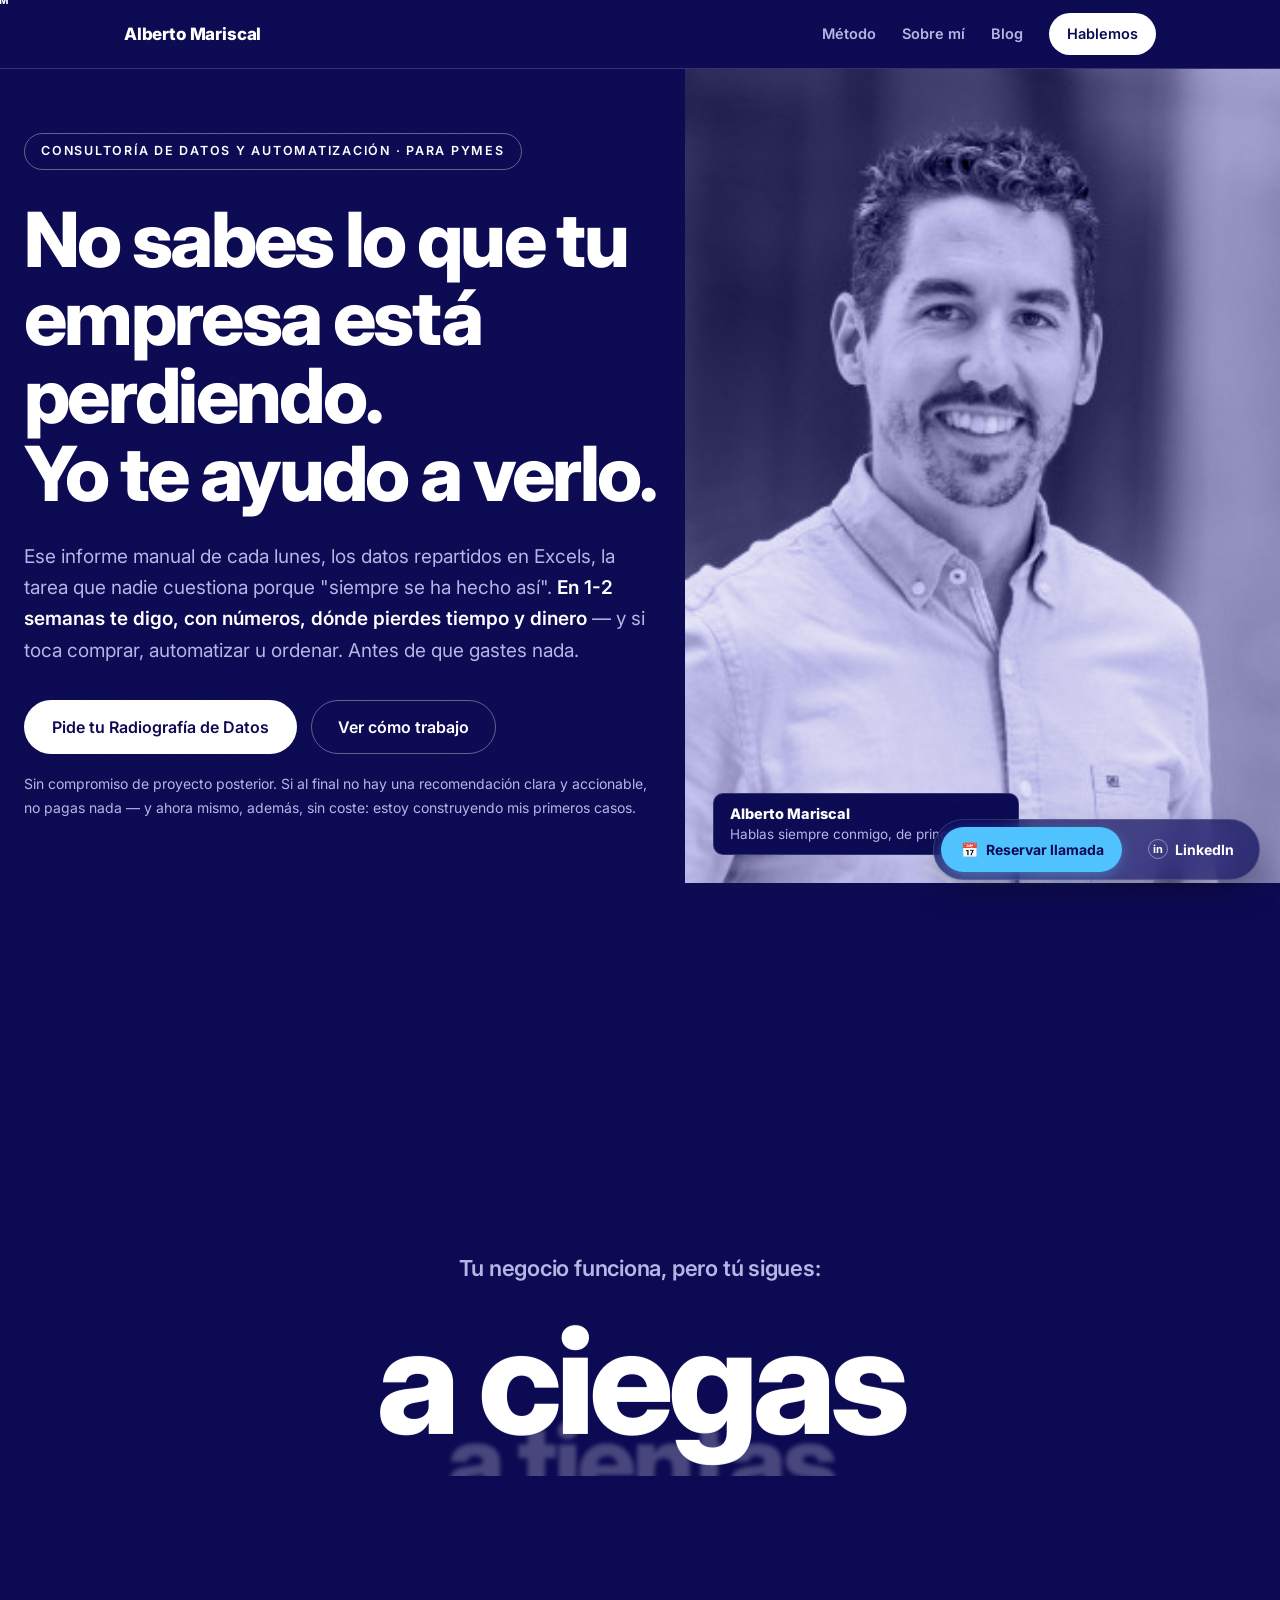
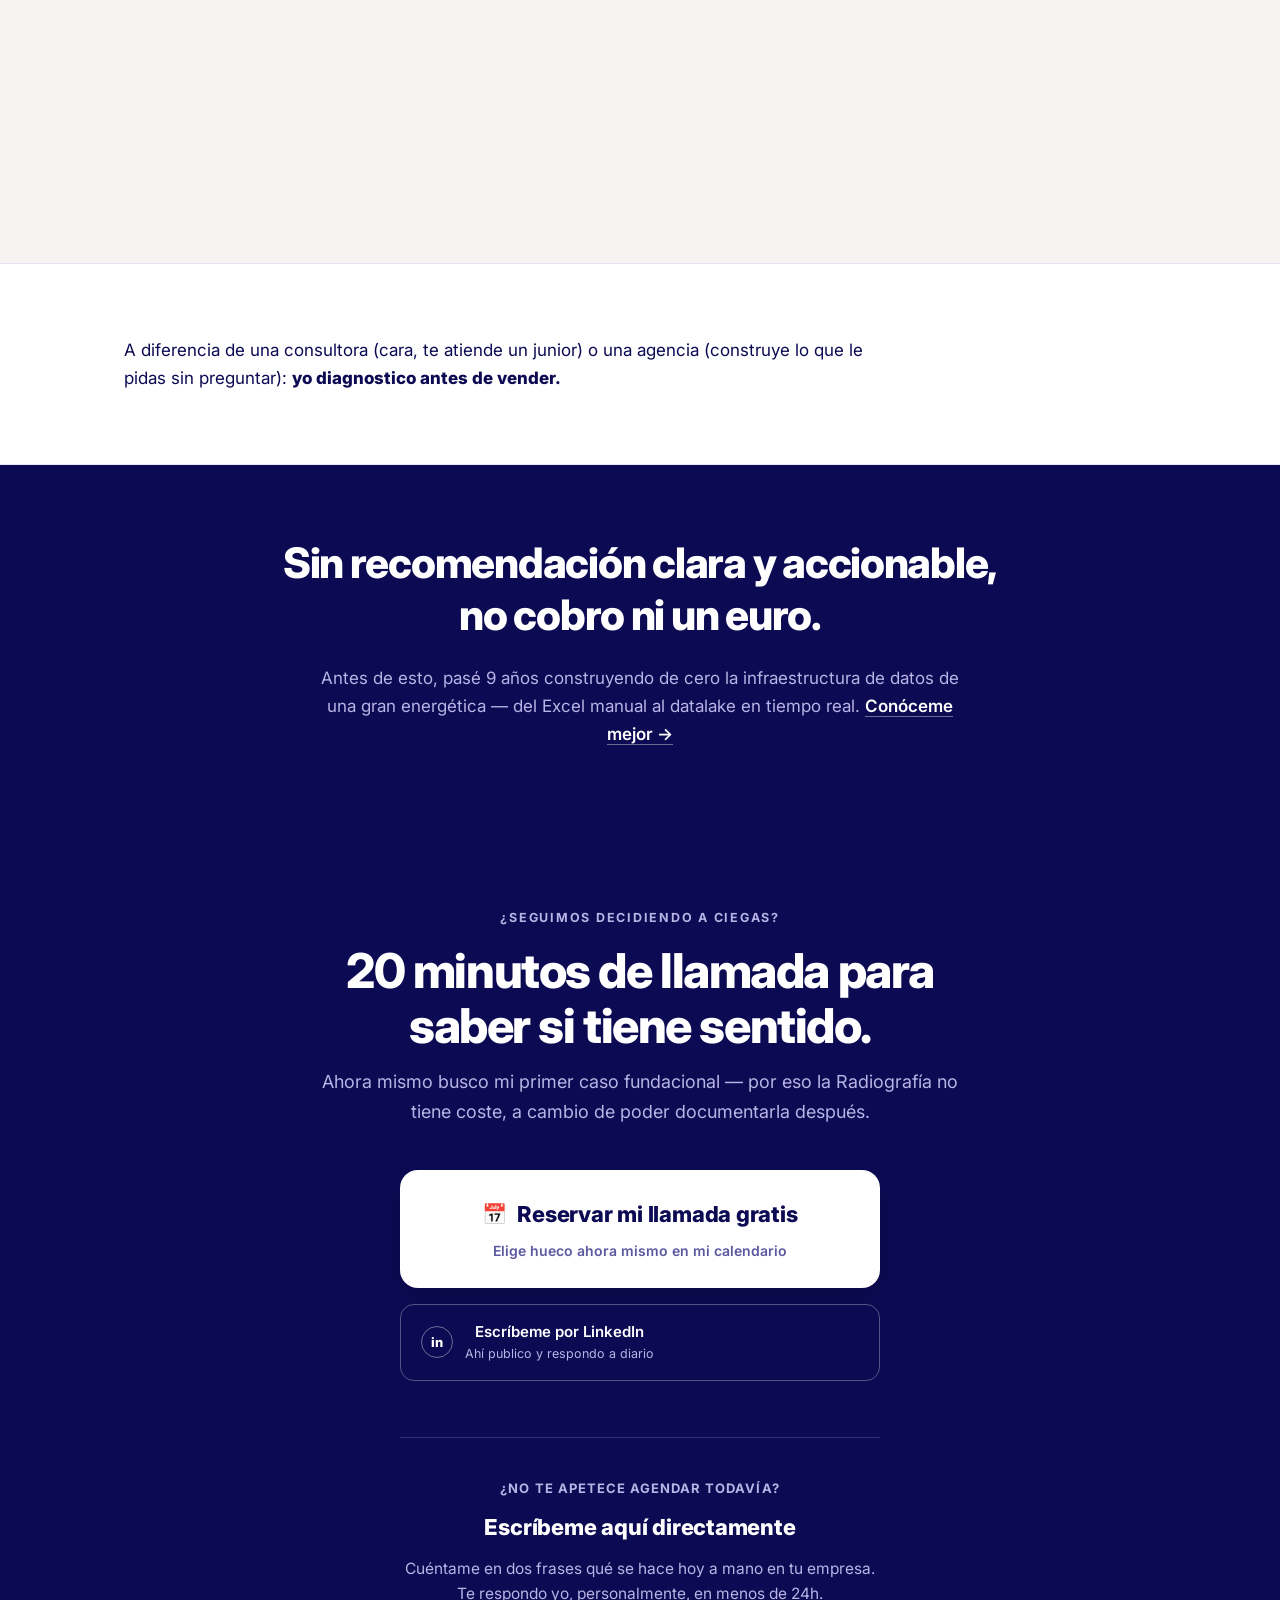
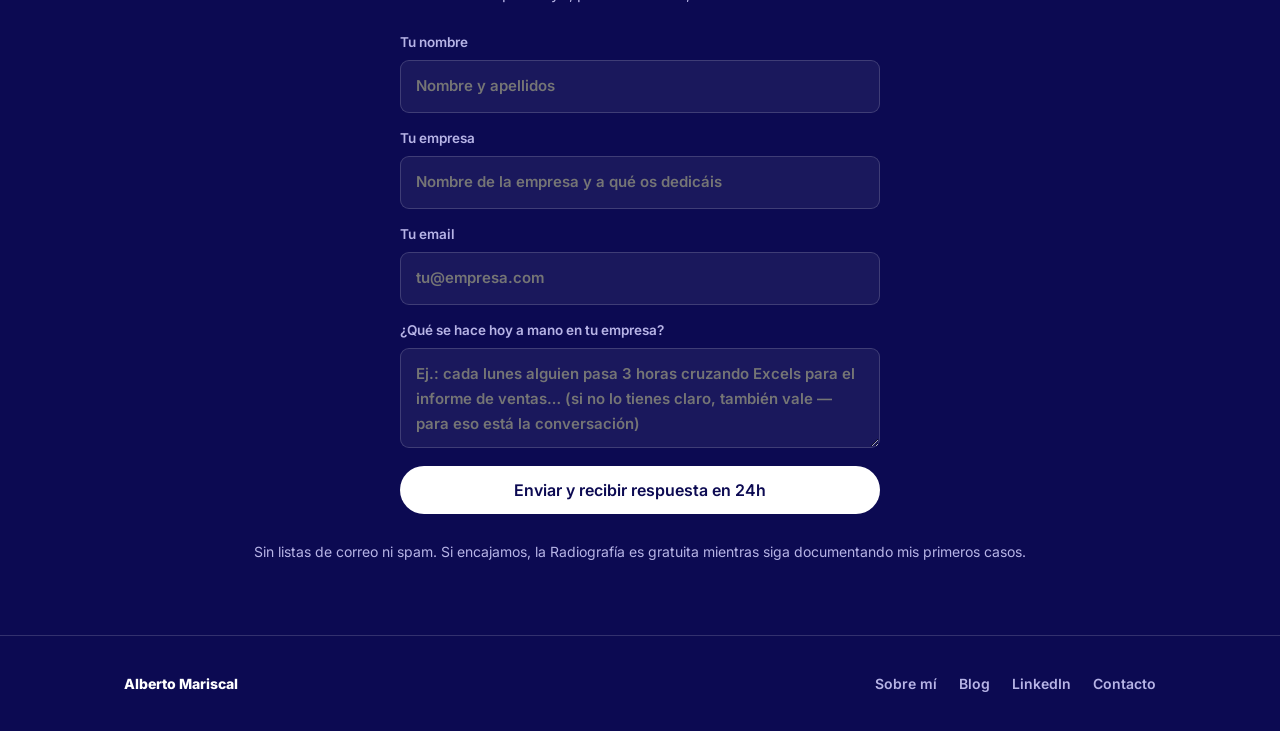
<file: index.html>
<!DOCTYPE html>
<html lang="es">
<head>
<meta charset="UTF-8">
<meta name="viewport" content="width=device-width, initial-scale=1">
<meta name="color-scheme" content="light">
<title>Alberto Mariscal — Consultoría de datos y automatización para pymes</title>
<meta name="description" content="Detecto dónde pierde tiempo y dinero tu empresa — tareas que se hacen a mano, datos dispersos, mejoras que no sabes que existen — y te propongo la solución concreta: comprar, automatizar u ordenar. Antes de gastar en nada.">
<link rel="preconnect" href="https://fonts.googleapis.com">
<link rel="preconnect" href="https://fonts.gstatic.com" crossorigin>
<link href="https://fonts.googleapis.com/css2?family=Inter:wght@400;600;800&display=swap" rel="stylesheet">
<link rel="stylesheet" href="styles.css">
<script src="script.js" defer></script>
</head>
<body>
<div class="scroll-progress"></div>
<div class="grain"></div>
<header class="site-header">
  <div class="container header-inner">
    <a class="brand" href="index.html">Alberto Mariscal</a>
    <nav class="nav">
      <a href="#metodo" class="hide-m">Método</a>
      <a href="sobre-mi.html">Sobre mí</a>
      <a href="blog/index.html">Blog</a>
      <a href="#contacto" class="btn-nav">Hablemos</a>
    </nav>
  </div>
</header>

<section class="hero">
  <div class="hero-grid">
    <div class="hero-copy-wrap">
      <div class="container">
        <div class="hero-copy">
          <span class="eyebrow">Consultoría de datos y automatización · Para pymes</span>
          <h1>No sabes lo que tu empresa está perdiendo.<br><span class="hl">Yo te ayudo a verlo.</span></h1>
          <p class="sub">Ese informe manual de cada lunes, los datos repartidos en Excels, la tarea que nadie cuestiona porque "siempre se ha hecho así". <strong>En 1-2 semanas te digo, con números, dónde pierdes tiempo y dinero</strong> — y si toca comprar, automatizar u ordenar. Antes de que gastes nada.</p>
          <div class="hero-ctas">
            <a class="btn" href="#contacto">Pide tu Radiografía de Datos</a>
            <a class="btn-outline" href="#metodo">Ver cómo trabajo</a>
          </div>
          <p class="hero-note">Sin compromiso de proyecto posterior. Si al final no hay una recomendación clara y accionable, no pagas nada — y ahora mismo, además, sin coste: estoy construyendo mis primeros casos.</p>
        </div>
      </div>
    </div>
    <div class="hero-photo-bleed">
      <img class="hero-photo" src="assets/alberto.png" alt="Retrato de Alberto Mariscal">
      <div class="photo-tag"><strong>Alberto Mariscal</strong><span>Hablas siempre conmigo, de principio a fin</span></div>
    </div>
  </div>
</section>

<section class="word-full-scroll">
  <div class="word-full" role="text" aria-label="Tu negocio funciona, pero tú sigues: a ciegas, a tientas, sin verlo, o improvisando.">
    <p class="word-full-label">Tu negocio funciona, pero tú sigues:</p>
    <div class="word-full-display" aria-hidden="true">
      <div class="wf-track">
        <span class="wf-item">a ciegas</span>
        <span class="wf-item">a tientas</span>
        <span class="wf-item">sin verlo</span>
        <span class="wf-item">improvisando</span>
      </div>
    </div>
  </div>
</section>

<section class="method-scroller" id="metodo">
  <div class="ms-step ms-dark">
    <div class="container ms-content">
      <p class="kicker">El método</p>
      <h2>Radiografía de tus Datos</h2>
      <p class="lead-sub">Como una revisión médica para tu operación: corta, indolora y sin compromiso. Tú me cuentas cómo trabajáis, yo miro debajo del capó, y al final tienes un informe con una recomendación concreta y con números — tuyo, decidas lo que decidas.</p>
      <p class="ms-hint">Sigue bajando ↓</p>
    </div>
  </div>
  <div class="ms-step ms-light">
    <div class="container ms-content">
      <span class="ms-num">Paso 1 / 5</span>
      <p class="when">Día 1</p>
      <h3>Una charla, no un interrogatorio</h3>
      <p>30-45 min por videollamada. Me cuentas cómo trabajáis, sin tecnicismos ni deberes previos.</p>
    </div>
  </div>
  <div class="ms-step ms-dark">
    <div class="container ms-content">
      <span class="ms-num">Paso 2 / 5</span>
      <p class="when">Semana 1</p>
      <h3>El trabajo lo hago yo</h3>
      <p>Reviso herramientas y flujos por mi cuenta: dónde se pierde tiempo y dinero. Tú sigues con tu día a día.</p>
    </div>
  </div>
  <div class="ms-step ms-light">
    <div class="container ms-content">
      <span class="ms-num">Paso 3 / 5</span>
      <p class="when">Semana 2</p>
      <h3>Un informe que se entiende a la primera</h3>
      <p>Qué pasa, qué te cuesta de verdad y la solución concreta con estimación cerrada — sin jerga.</p>
    </div>
  </div>
  <div class="ms-step ms-dark">
    <div class="container ms-content">
      <span class="ms-num">Paso 4 / 5</span>
      <p class="when">Tú decides</p>
      <h3>Sin presión, sin permanencia</h3>
      <p>El informe es tuyo, lo uses o no: ejecútalo conmigo, con tu equipo, o guárdalo en un cajón.</p>
    </div>
  </div>
  <div class="ms-step ms-light">
    <div class="container ms-content">
      <span class="ms-num">Paso 5 / 5 · El resultado</span>
      <h2 style="font-size:clamp(24px,3.4vw,32px)">Siempre la opción con menos coste y sin desarrollos innecesarios</h2>
      <div class="verdict-grid ms-verdict">
        <div class="verdict"><span class="tag">Comprar</span><h3>Ya existe una herramienta</h3><p>A veces cuesta una fracción de lo que ibas a gastar en desarrollo.</p></div>
        <div class="verdict"><span class="tag">Automatizar</span><h3>Hay que construirlo</h3><p>Pasa a hacerse solo, con el rigor de una plataforma real.</p></div>
        <div class="verdict"><span class="tag">Ordenar</span><h3>Solo hay que organizar</h3><p>Basta con ordenar lo que ya estás pagando.</p></div>
      </div>
    </div>
  </div>
</section>

<section class="section alt">
  <div class="container">
    <p class="how-close reveal">A diferencia de una consultora (cara, te atiende un junior) o una agencia (construye lo que le pidas sin preguntar): <strong>yo diagnostico antes de vender.</strong></p>
  </div>
</section>

<section class="trust">
  <div class="container trust-inner">
    <p class="trust-guarantee reveal">Sin recomendación clara y accionable, <em>no cobro ni un euro.</em></p>
    <p class="trust-authority reveal">Antes de esto, pasé 9 años construyendo de cero la infraestructura de datos de una gran energética — del Excel manual al datalake en tiempo real. <a href="sobre-mi.html">Conóceme mejor →</a></p>
  </div>
</section>

<section class="contact" id="contacto">
  <div class="container">
    <div class="contact-head">
      <p class="kicker">¿Seguimos decidiendo a ciegas?</p>
      <h2>20 minutos de llamada para saber si tiene sentido.</h2>
      <p class="contact-sub">Ahora mismo busco mi primer caso fundacional — por eso la Radiografía no tiene coste, a cambio de poder documentarla después.</p>
    </div>
    <div class="contact-actions">
      <a class="cta-primary reveal" href="https://calendar.app.google/JsAp8YLcphyeCLzh8" target="_blank" rel="noopener">
        <span class="cta-primary-main"><span class="cta-ico">📅</span>Reservar mi llamada gratis</span>
        <span class="cta-primary-sub">Elige hueco ahora mismo en mi calendario</span>
      </a>
      <a class="cta-secondary reveal" href="https://www.linkedin.com/in/albertolmariscal/" target="_blank" rel="noopener">
        <span class="cta-ico">in</span>
        <span>Escríbeme por LinkedIn<small>Ahí publico y respondo a diario</small></span>
      </a>
    </div>

    <div class="contact-form-block">
      <p class="contact-form-divider">¿No te apetece agendar todavía?</p>
      <h3>Escríbeme aquí directamente</h3>
      <p class="contact-sub">Cuéntame en dos frases qué se hace hoy a mano en tu empresa. Te respondo yo, personalmente, en menos de 24h.</p>
      <form class="form" id="lead-form">
        <label>Tu nombre<input type="text" name="nombre" required placeholder="Nombre y apellidos"></label>
        <label>Tu empresa<input type="text" name="empresa" placeholder="Nombre de la empresa y a qué os dedicáis"></label>
        <label>Tu email<input type="email" name="email" required placeholder="tu@empresa.com"></label>
        <label>¿Qué se hace hoy a mano en tu empresa?<textarea name="mensaje" placeholder="Ej.: cada lunes alguien pasa 3 horas cruzando Excels para el informe de ventas… (si no lo tienes claro, también vale — para eso está la conversación)"></textarea></label>
        <button class="btn" type="submit">Enviar y recibir respuesta en 24h</button>
      </form>
    </div>

    <p class="contact-note">Sin listas de correo ni spam. Si encajamos, la Radiografía es gratuita mientras siga documentando mis primeros casos.</p>
  </div>
</section>

<footer class="site-footer">
  <div class="container footer-inner">
    <span class="name">Alberto Mariscal</span>
    <div class="footer-links">
      <a href="sobre-mi.html">Sobre mí</a>
      <a href="blog/index.html">Blog</a>
      <a href="https://www.linkedin.com/in/albertolmariscal/" target="_blank" rel="noopener">LinkedIn</a>
      <a href="index.html#contacto">Contacto</a>
    </div>
  </div>
</footer>

<div class="float-bar float-hidden" id="float-bar">
  <a class="float-btn float-btn-primary" href="https://calendar.app.google/JsAp8YLcphyeCLzh8" target="_blank" rel="noopener"><span class="cta-ico">📅</span>Reservar llamada</a>
  <a class="float-btn float-btn-secondary" href="https://www.linkedin.com/in/albertolmariscal/" target="_blank" rel="noopener"><span class="cta-ico">in</span>LinkedIn</a>
</div>
</body>
</html>
</file>
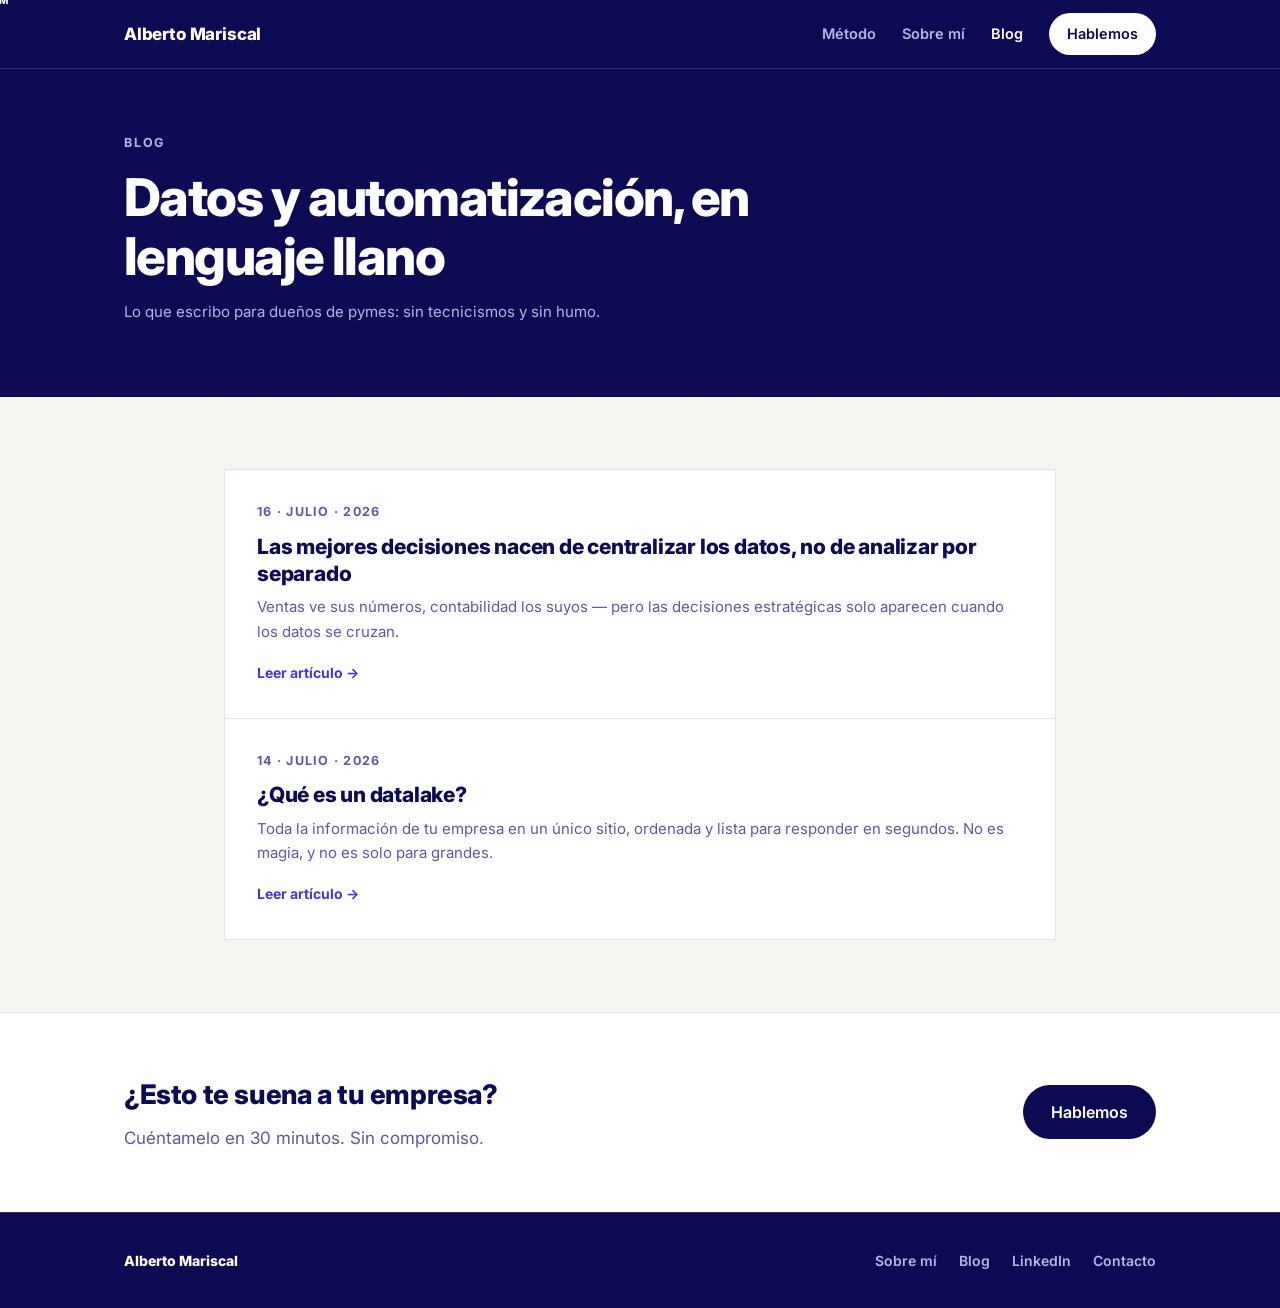
<file: blog/index.html>
<!DOCTYPE html>
<html lang="es">
<head>
<meta charset="UTF-8">
<meta name="viewport" content="width=device-width, initial-scale=1">
<meta name="color-scheme" content="light">
<title>Blog — Alberto Mariscal</title>
<link rel="preconnect" href="https://fonts.googleapis.com">
<link rel="preconnect" href="https://fonts.gstatic.com" crossorigin>
<link href="https://fonts.googleapis.com/css2?family=Inter:wght@400;600;800&display=swap" rel="stylesheet">
<link rel="stylesheet" href="../styles.css">
<script src="../script.js" defer></script>
</head>
<body>
<div class="scroll-progress"></div>
<div class="grain"></div>
<header class="site-header">
  <div class="container header-inner">
    <a class="brand" href="../index.html">Alberto Mariscal</a>
    <nav class="nav">
      <a href="../index.html#metodo" class="hide-m">Método</a>
      <a href="../sobre-mi.html">Sobre mí</a>
      <a href="index.html" aria-current="page">Blog</a>
      <a href="../index.html#contacto" class="btn-nav">Hablemos</a>
    </nav>
  </div>
</header>

<div class="page-head">
  <div class="container page-head-inner">
    <p class="kicker">Blog</p>
    <h1>Datos y automatización, en lenguaje llano</h1>
    <p class="meta">Lo que escribo para dueños de pymes: sin tecnicismos y sin humo.</p>
  </div>
</div>

<main class="section">
  <div class="container narrow">
    <div class="post-list single-col">
      <a class="post-card reveal" href="centralizar-los-datos.html">
        <p class="date">16 · Julio · 2026</p>
        <h3>Las mejores decisiones nacen de centralizar los datos, no de analizar por separado</h3>
        <p>Ventas ve sus números, contabilidad los suyos — pero las decisiones estratégicas solo aparecen cuando los datos se cruzan.</p>
        <span class="read">Leer artículo →</span>
      </a>
      <a class="post-card reveal" href="que-es-un-datalake.html">
        <p class="date">14 · Julio · 2026</p>
        <h3>¿Qué es un datalake?</h3>
        <p>Toda la información de tu empresa en un único sitio, ordenada y lista para responder en segundos. No es magia, y no es solo para grandes.</p>
        <span class="read">Leer artículo →</span>
      </a>
    </div>
  </div>
</main>

<div class="cta-band">
  <div class="container cta-band-inner">
    <div>
      <h2>¿Esto te suena a tu empresa?</h2>
      <p>Cuéntamelo en 30 minutos. Sin compromiso.</p>
    </div>
    <a class="btn" href="../index.html#contacto">Hablemos</a>
  </div>
</div>

<footer class="site-footer">
  <div class="container footer-inner">
    <span class="name">Alberto Mariscal</span>
    <div class="footer-links">
      <a href="../sobre-mi.html">Sobre mí</a>
      <a href="index.html">Blog</a>
      <a href="https://www.linkedin.com/in/albertolmariscal/" target="_blank" rel="noopener">LinkedIn</a>
      <a href="../index.html#contacto">Contacto</a>
    </div>
  </div>
</footer>

<div class="float-bar float-hidden" id="float-bar">
  <a class="float-btn float-btn-primary" href="https://calendar.app.google/JsAp8YLcphyeCLzh8" target="_blank" rel="noopener"><span class="cta-ico">📅</span>Reservar llamada</a>
  <a class="float-btn float-btn-secondary" href="https://www.linkedin.com/in/albertolmariscal/" target="_blank" rel="noopener"><span class="cta-ico">in</span>LinkedIn</a>
</div>
</body>
</html>
</file>
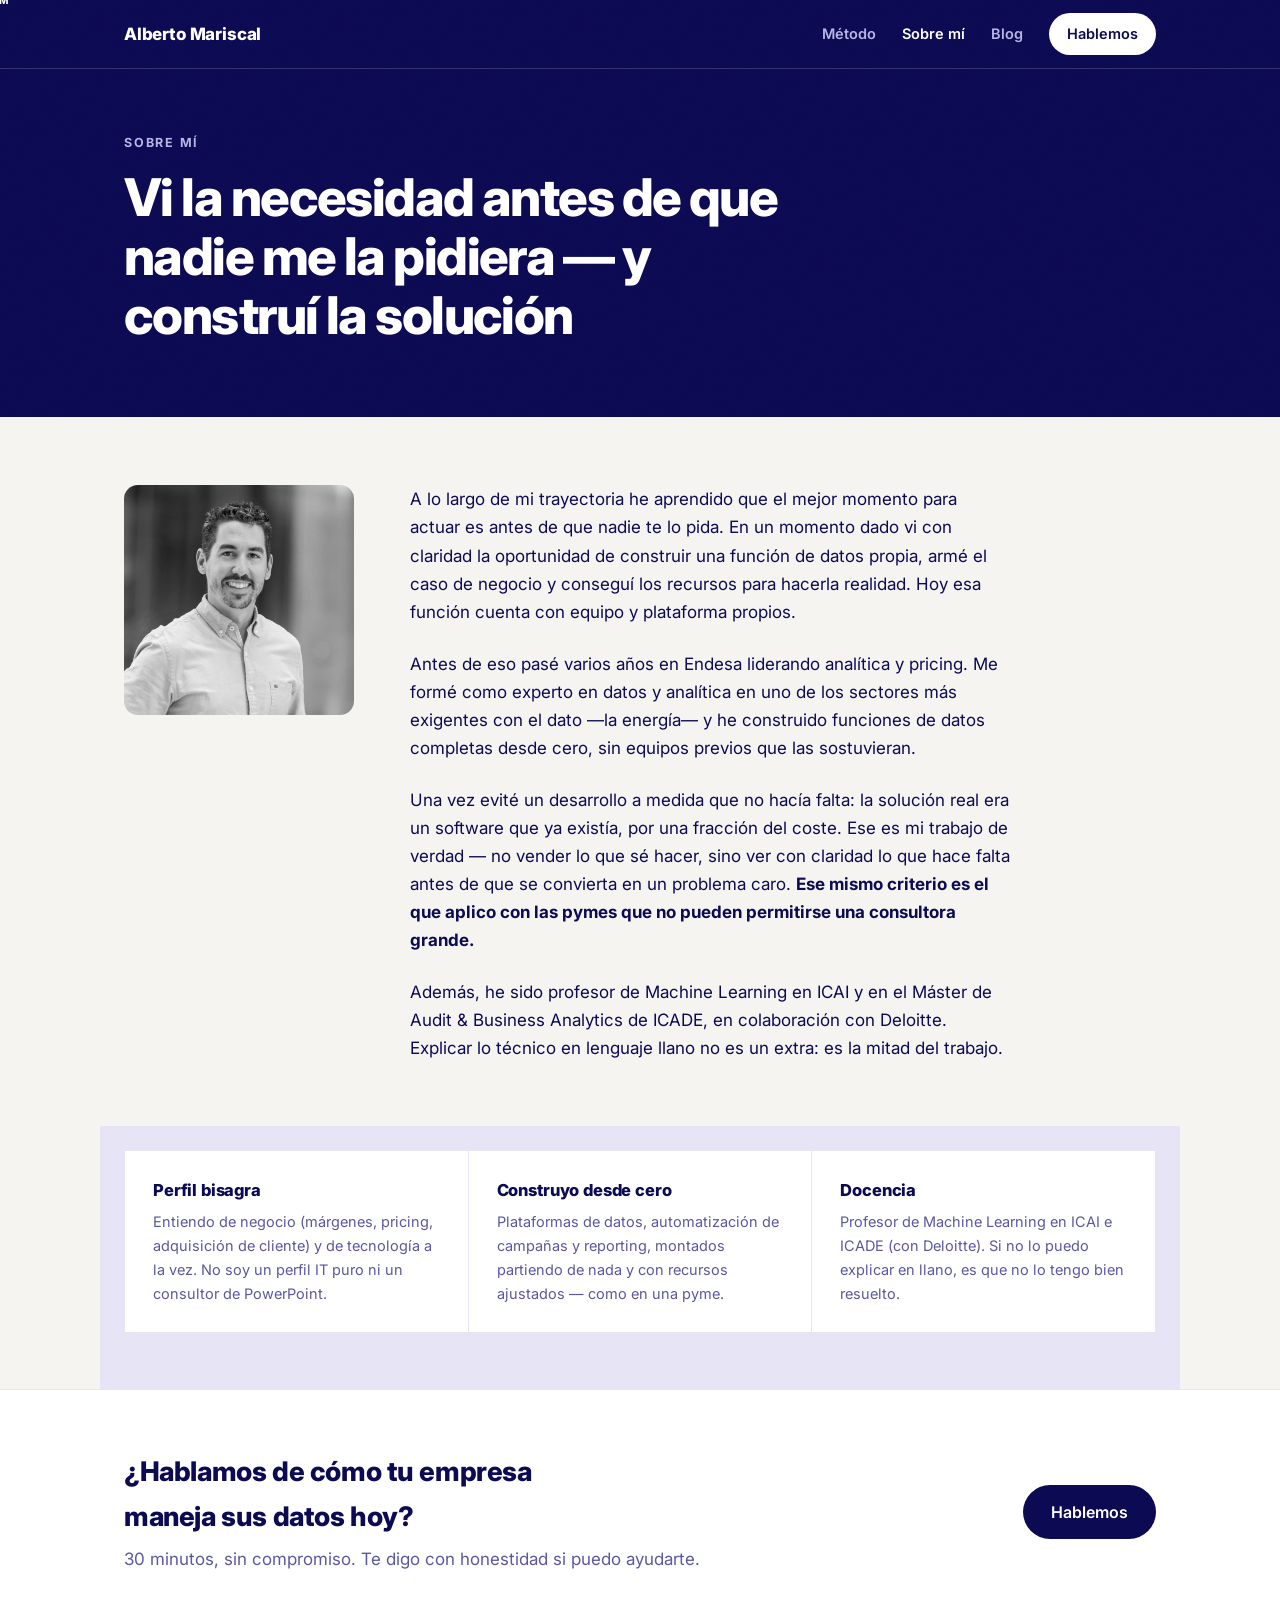
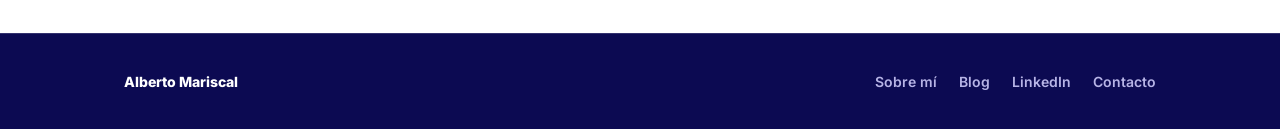
<file: sobre-mi.html>
<!DOCTYPE html>
<html lang="es">
<head>
<meta charset="UTF-8">
<meta name="viewport" content="width=device-width, initial-scale=1">
<meta name="color-scheme" content="light">
<title>Sobre mí — Alberto Mariscal</title>
<link rel="preconnect" href="https://fonts.googleapis.com">
<link rel="preconnect" href="https://fonts.gstatic.com" crossorigin>
<link href="https://fonts.googleapis.com/css2?family=Inter:wght@400;600;800&display=swap" rel="stylesheet">
<link rel="stylesheet" href="styles.css">
<script src="script.js" defer></script>
</head>
<body>
<div class="scroll-progress"></div>
<div class="grain"></div>
<header class="site-header">
  <div class="container header-inner">
    <a class="brand" href="index.html">Alberto Mariscal</a>
    <nav class="nav">
      <a href="index.html#metodo" class="hide-m">Método</a>
      <a href="sobre-mi.html" aria-current="page">Sobre mí</a>
      <a href="blog/index.html">Blog</a>
      <a href="index.html#contacto" class="btn-nav">Hablemos</a>
    </nav>
  </div>
</header>

<div class="page-head">
  <div class="container page-head-inner">
    <p class="kicker">Sobre mí</p>
    <h1>Vi la necesidad antes de que nadie me la pidiera — y construí la solución</h1>
  </div>
</div>

<main class="container about-layout">
  <div class="about-photo">
    <img src="assets/alberto.png" alt="Retrato de Alberto Mariscal">
  </div>
  <div class="about-body">
    <p>A lo largo de mi trayectoria he aprendido que el mejor momento para actuar es antes de que nadie te lo pida. En un momento dado vi con claridad la oportunidad de construir una función de datos propia, armé el caso de negocio y conseguí los recursos para hacerla realidad. Hoy esa función cuenta con equipo y plataforma propios.</p>
    <p>Antes de eso pasé varios años en Endesa liderando analítica y pricing. Me formé como experto en datos y analítica en uno de los sectores más exigentes con el dato —la energía— y he construido funciones de datos completas desde cero, sin equipos previos que las sostuvieran.</p>
    <p>Una vez evité un desarrollo a medida que no hacía falta: la solución real era un software que ya existía, por una fracción del coste. Ese es mi trabajo de verdad — no vender lo que sé hacer, sino ver con claridad lo que hace falta antes de que se convierta en un problema caro. <strong>Ese mismo criterio es el que aplico con las pymes que no pueden permitirse una consultora grande.</strong></p>
    <p>Además, he sido profesor de Machine Learning en ICAI y en el Máster de Audit &amp; Business Analytics de ICADE, en colaboración con Deloitte. Explicar lo técnico en lenguaje llano no es un extra: es la mitad del trabajo.</p>
  </div>
</main>

<div class="container about-facts">
  <div class="fact reveal"><h3>Perfil bisagra</h3><p>Entiendo de negocio (márgenes, pricing, adquisición de cliente) y de tecnología a la vez. No soy un perfil IT puro ni un consultor de PowerPoint.</p></div>
  <div class="fact reveal"><h3>Construyo desde cero</h3><p>Plataformas de datos, automatización de campañas y reporting, montados partiendo de nada y con recursos ajustados — como en una pyme.</p></div>
  <div class="fact reveal"><h3>Docencia</h3><p>Profesor de Machine Learning en ICAI e ICADE (con Deloitte). Si no lo puedo explicar en llano, es que no lo tengo bien resuelto.</p></div>
</div>

<div class="cta-band">
  <div class="container cta-band-inner">
    <div>
      <h2>¿Hablamos de cómo tu empresa maneja sus datos hoy?</h2>
      <p>30 minutos, sin compromiso. Te digo con honestidad si puedo ayudarte.</p>
    </div>
    <a class="btn" href="index.html#contacto">Hablemos</a>
  </div>
</div>

<footer class="site-footer">
  <div class="container footer-inner">
    <span class="name">Alberto Mariscal</span>
    <div class="footer-links">
      <a href="sobre-mi.html">Sobre mí</a>
      <a href="blog/index.html">Blog</a>
      <a href="https://www.linkedin.com/in/albertolmariscal/" target="_blank" rel="noopener">LinkedIn</a>
      <a href="index.html#contacto">Contacto</a>
    </div>
  </div>
</footer>

<div class="float-bar float-hidden" id="float-bar">
  <a class="float-btn float-btn-primary" href="https://calendar.app.google/JsAp8YLcphyeCLzh8" target="_blank" rel="noopener"><span class="cta-ico">📅</span>Reservar llamada</a>
  <a class="float-btn float-btn-secondary" href="https://www.linkedin.com/in/albertolmariscal/" target="_blank" rel="noopener"><span class="cta-ico">in</span>LinkedIn</a>
</div>
</body>
</html>
</file>
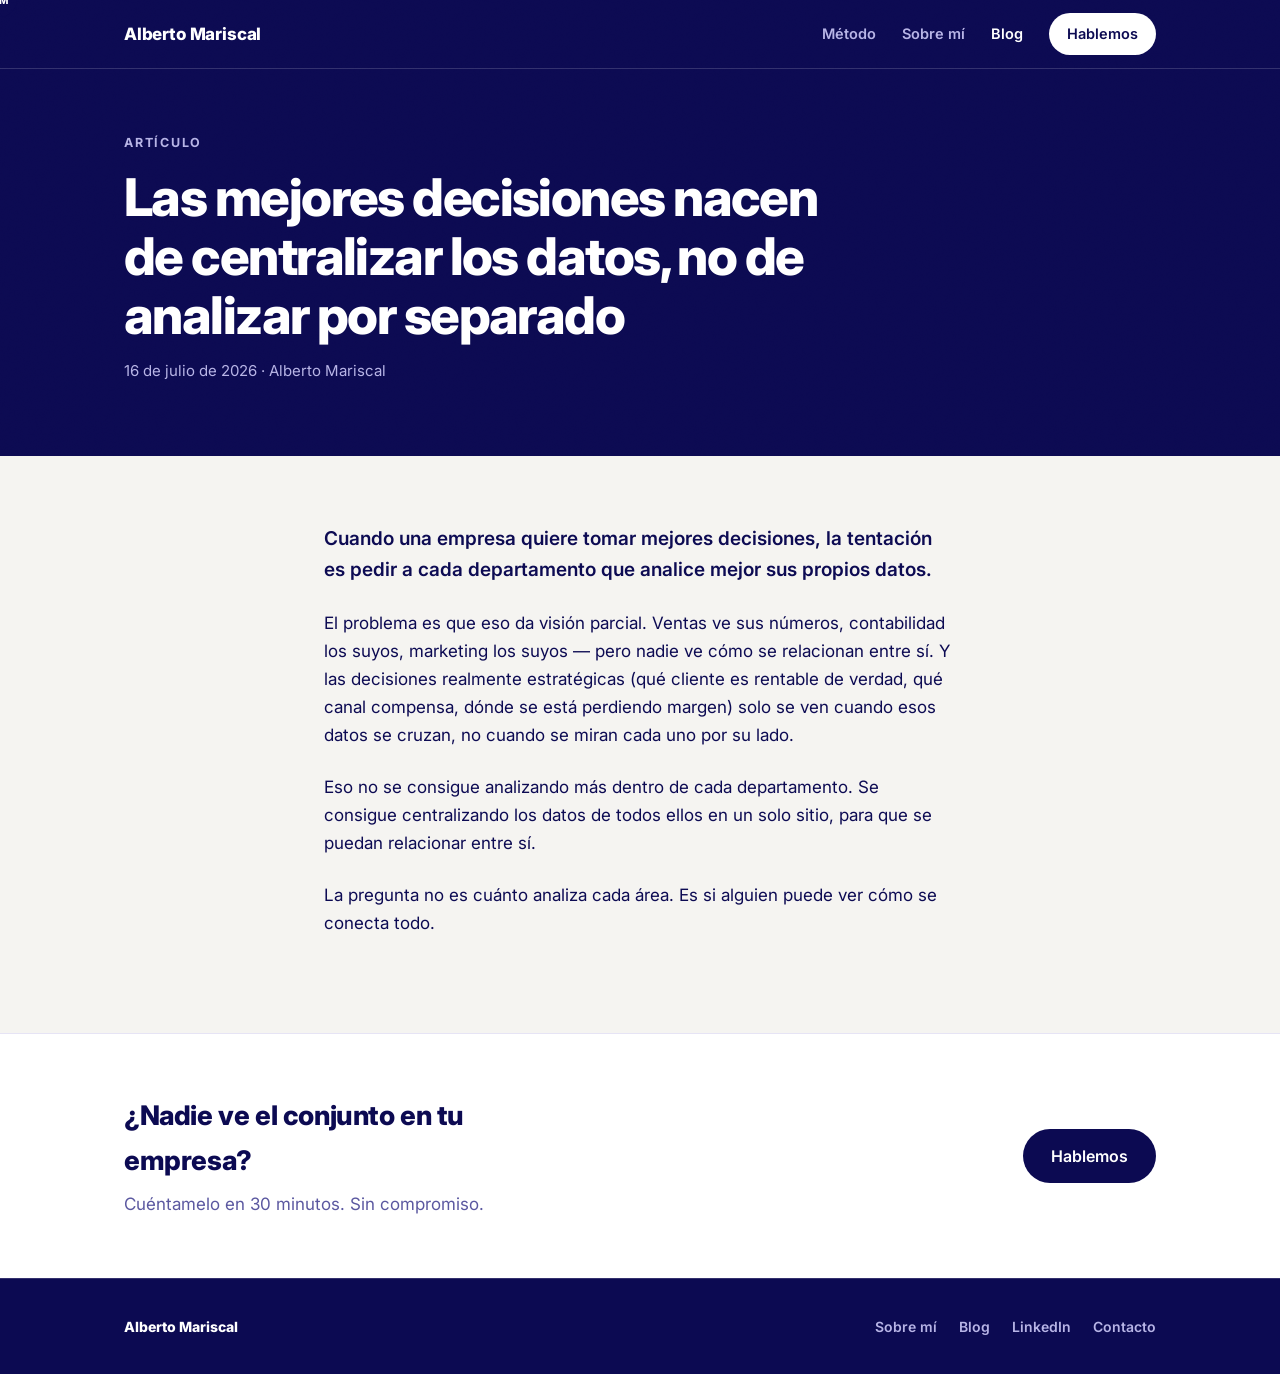
<file: blog/centralizar-los-datos.html>
<!DOCTYPE html>
<html lang="es">
<head>
<meta charset="UTF-8">
<meta name="viewport" content="width=device-width, initial-scale=1">
<meta name="color-scheme" content="light">
<title>Las mejores decisiones nacen de centralizar los datos — Alberto Mariscal</title>
<link rel="preconnect" href="https://fonts.googleapis.com">
<link rel="preconnect" href="https://fonts.gstatic.com" crossorigin>
<link href="https://fonts.googleapis.com/css2?family=Inter:wght@400;600;800&display=swap" rel="stylesheet">
<link rel="stylesheet" href="../styles.css">
<script src="../script.js" defer></script>
</head>
<body>
<div class="scroll-progress"></div>
<div class="grain"></div>
<header class="site-header">
  <div class="container header-inner">
    <a class="brand" href="../index.html">Alberto Mariscal</a>
    <nav class="nav">
      <a href="../index.html#metodo" class="hide-m">Método</a>
      <a href="../sobre-mi.html">Sobre mí</a>
      <a href="index.html" aria-current="page">Blog</a>
      <a href="../index.html#contacto" class="btn-nav">Hablemos</a>
    </nav>
  </div>
</header>

<div class="page-head">
  <div class="container page-head-inner">
    <p class="kicker">Artículo</p>
    <h1>Las mejores decisiones nacen de centralizar los datos, no de analizar por separado</h1>
    <p class="meta">16 de julio de 2026 · Alberto Mariscal</p>
  </div>
</div>

<main class="container prose">
  <p class="lead">Cuando una empresa quiere tomar mejores decisiones, la tentación es pedir a cada departamento que analice mejor sus propios datos.</p>
  <p>El problema es que eso da visión parcial. Ventas ve sus números, contabilidad los suyos, marketing los suyos — pero nadie ve cómo se relacionan entre sí. Y las decisiones realmente estratégicas (qué cliente es rentable de verdad, qué canal compensa, dónde se está perdiendo margen) solo se ven cuando esos datos se cruzan, no cuando se miran cada uno por su lado.</p>
  <p>Eso no se consigue analizando más dentro de cada departamento. Se consigue centralizando los datos de todos ellos en un solo sitio, para que se puedan relacionar entre sí.</p>
  <p>La pregunta no es cuánto analiza cada área. Es si alguien puede ver cómo se conecta todo.</p>
</main>

<div class="cta-band">
  <div class="container cta-band-inner">
    <div>
      <h2>¿Nadie ve el conjunto en tu empresa?</h2>
      <p>Cuéntamelo en 30 minutos. Sin compromiso.</p>
    </div>
    <a class="btn" href="../index.html#contacto">Hablemos</a>
  </div>
</div>

<footer class="site-footer">
  <div class="container footer-inner">
    <span class="name">Alberto Mariscal</span>
    <div class="footer-links">
      <a href="../sobre-mi.html">Sobre mí</a>
      <a href="index.html">Blog</a>
      <a href="https://www.linkedin.com/in/albertolmariscal/" target="_blank" rel="noopener">LinkedIn</a>
      <a href="../index.html#contacto">Contacto</a>
    </div>
  </div>
</footer>

<div class="float-bar float-hidden" id="float-bar">
  <a class="float-btn float-btn-primary" href="https://calendar.app.google/JsAp8YLcphyeCLzh8" target="_blank" rel="noopener"><span class="cta-ico">📅</span>Reservar llamada</a>
  <a class="float-btn float-btn-secondary" href="https://www.linkedin.com/in/albertolmariscal/" target="_blank" rel="noopener"><span class="cta-ico">in</span>LinkedIn</a>
</div>
</body>
</html>
</file>
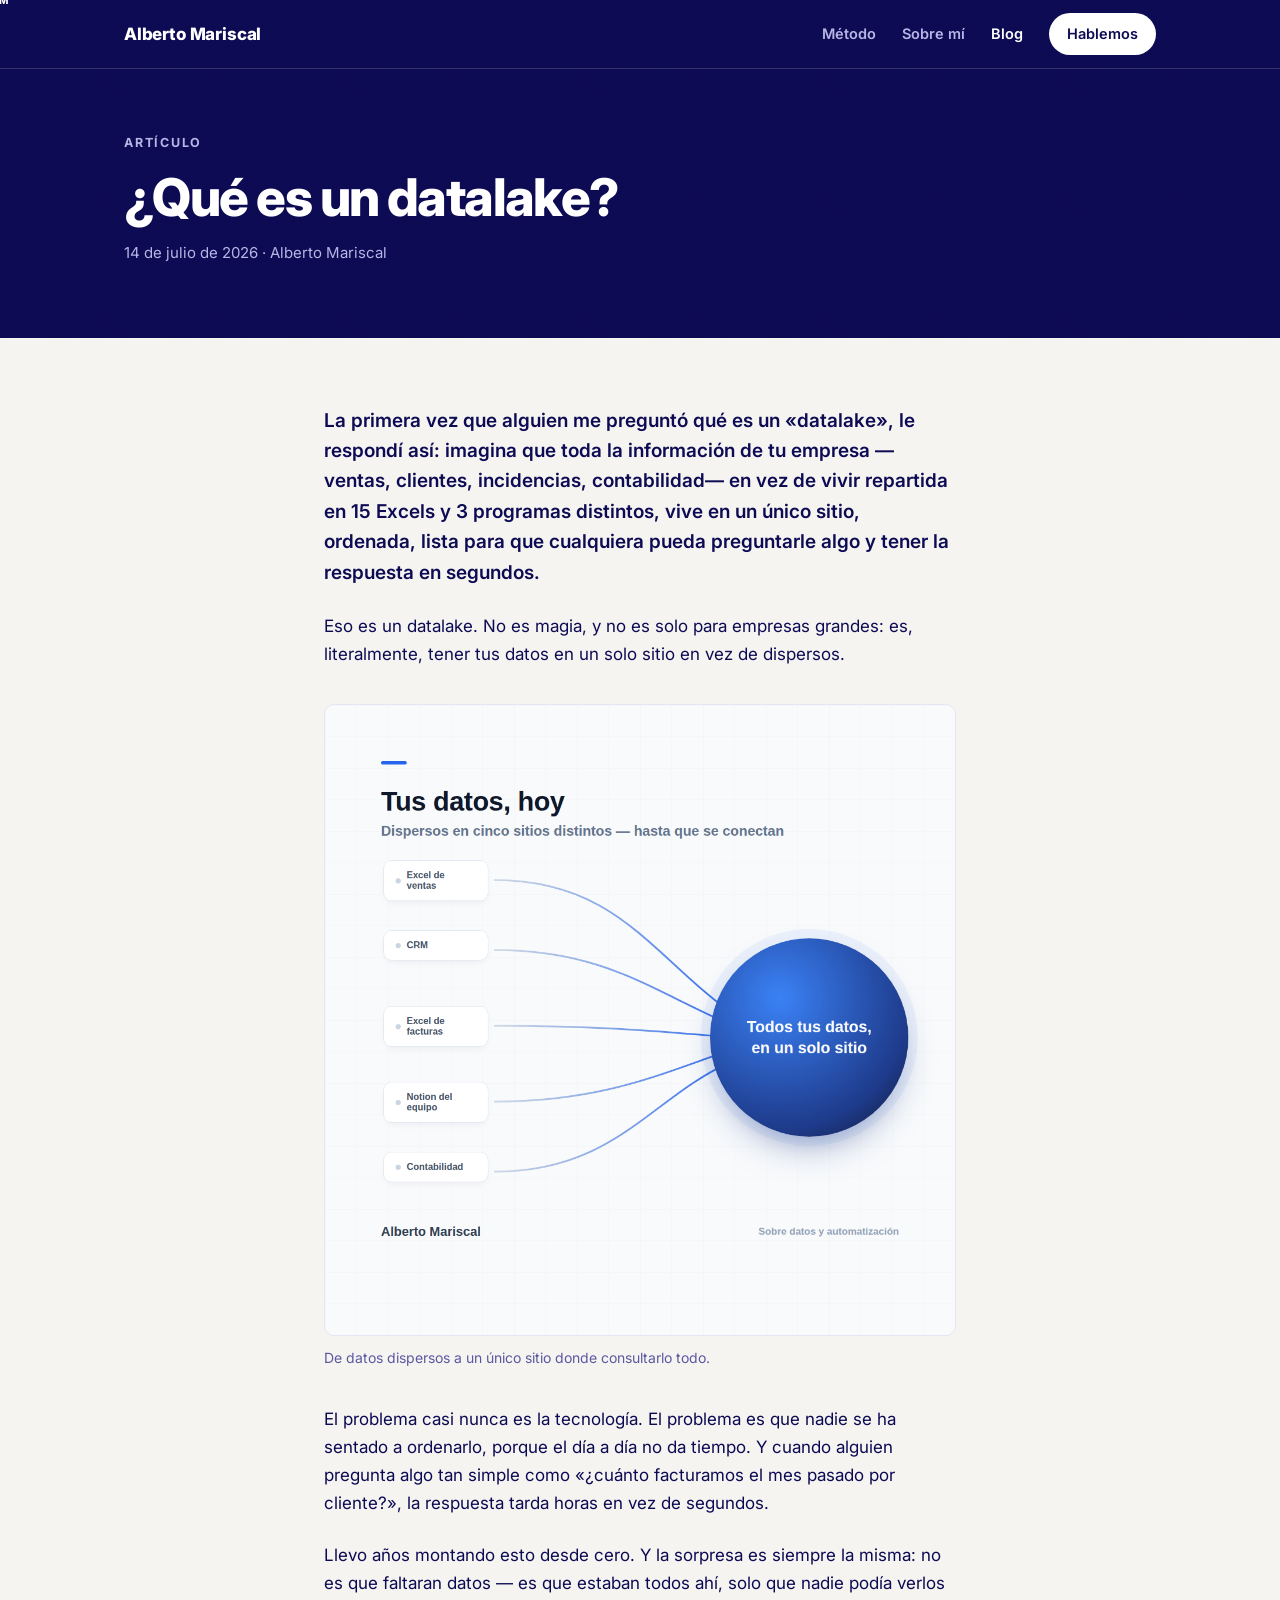
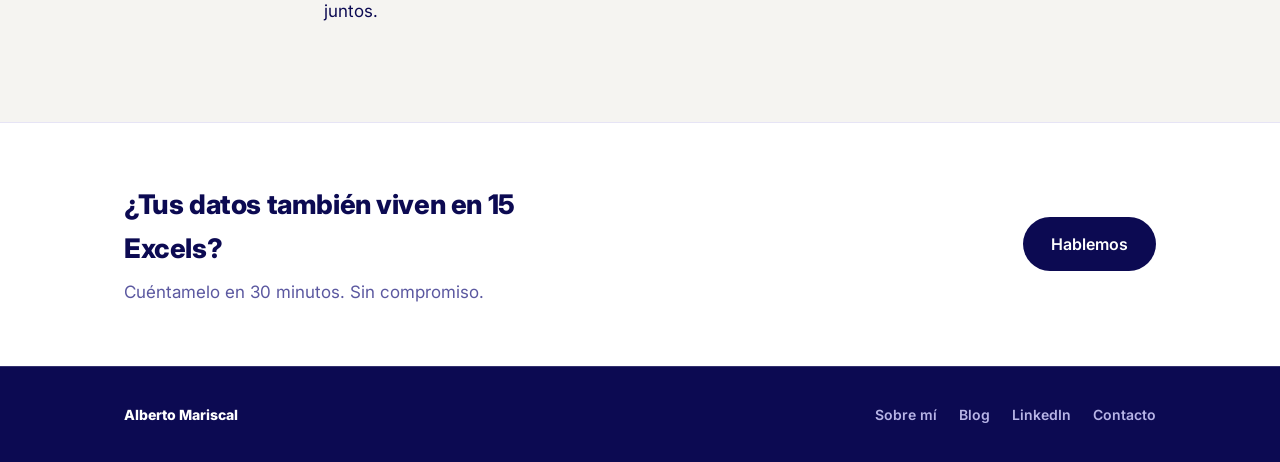
<file: blog/que-es-un-datalake.html>
<!DOCTYPE html>
<html lang="es">
<head>
<meta charset="UTF-8">
<meta name="viewport" content="width=device-width, initial-scale=1">
<meta name="color-scheme" content="light">
<title>¿Qué es un datalake? — Alberto Mariscal</title>
<link rel="preconnect" href="https://fonts.googleapis.com">
<link rel="preconnect" href="https://fonts.gstatic.com" crossorigin>
<link href="https://fonts.googleapis.com/css2?family=Inter:wght@400;600;800&display=swap" rel="stylesheet">
<link rel="stylesheet" href="../styles.css">
<script src="../script.js" defer></script>
</head>
<body>
<div class="scroll-progress"></div>
<div class="grain"></div>
<header class="site-header">
  <div class="container header-inner">
    <a class="brand" href="../index.html">Alberto Mariscal</a>
    <nav class="nav">
      <a href="../index.html#metodo" class="hide-m">Método</a>
      <a href="../sobre-mi.html">Sobre mí</a>
      <a href="index.html" aria-current="page">Blog</a>
      <a href="../index.html#contacto" class="btn-nav">Hablemos</a>
    </nav>
  </div>
</header>

<div class="page-head">
  <div class="container page-head-inner">
    <p class="kicker">Artículo</p>
    <h1>¿Qué es un datalake?</h1>
    <p class="meta">14 de julio de 2026 · Alberto Mariscal</p>
  </div>
</div>

<main class="container prose">
  <p class="lead">La primera vez que alguien me preguntó qué es un «datalake», le respondí así: imagina que toda la información de tu empresa —ventas, clientes, incidencias, contabilidad— en vez de vivir repartida en 15 Excels y 3 programas distintos, vive en un único sitio, ordenada, lista para que cualquiera pueda preguntarle algo y tener la respuesta en segundos.</p>
  <p>Eso es un datalake. No es magia, y no es solo para empresas grandes: es, literalmente, tener tus datos en un solo sitio en vez de dispersos.</p>
  <figure>
    <img src="../assets/blog/datalake.png" alt="Diagrama: fuentes de datos dispersas convergiendo en un único punto">
    <figcaption>De datos dispersos a un único sitio donde consultarlo todo.</figcaption>
  </figure>
  <p>El problema casi nunca es la tecnología. El problema es que nadie se ha sentado a ordenarlo, porque el día a día no da tiempo. Y cuando alguien pregunta algo tan simple como «¿cuánto facturamos el mes pasado por cliente?», la respuesta tarda horas en vez de segundos.</p>
  <p>Llevo años montando esto desde cero. Y la sorpresa es siempre la misma: no es que faltaran datos — es que estaban todos ahí, solo que nadie podía verlos juntos.</p>
</main>

<div class="cta-band">
  <div class="container cta-band-inner">
    <div>
      <h2>¿Tus datos también viven en 15 Excels?</h2>
      <p>Cuéntamelo en 30 minutos. Sin compromiso.</p>
    </div>
    <a class="btn" href="../index.html#contacto">Hablemos</a>
  </div>
</div>

<footer class="site-footer">
  <div class="container footer-inner">
    <span class="name">Alberto Mariscal</span>
    <div class="footer-links">
      <a href="../sobre-mi.html">Sobre mí</a>
      <a href="index.html">Blog</a>
      <a href="https://www.linkedin.com/in/albertolmariscal/" target="_blank" rel="noopener">LinkedIn</a>
      <a href="../index.html#contacto">Contacto</a>
    </div>
  </div>
</footer>

<div class="float-bar float-hidden" id="float-bar">
  <a class="float-btn float-btn-primary" href="https://calendar.app.google/JsAp8YLcphyeCLzh8" target="_blank" rel="noopener"><span class="cta-ico">📅</span>Reservar llamada</a>
  <a class="float-btn float-btn-secondary" href="https://www.linkedin.com/in/albertolmariscal/" target="_blank" rel="noopener"><span class="cta-ico">in</span>LinkedIn</a>
</div>
</body>
</html>
</file>
<file: styles.css>
/* Alberto Mariscal — consultoría de datos y automatización
   Paleta inspirada en the-cocktail.com: azul marino sólido y plano, blanco puro,
   contraste duro (nunca degradados), tipografía enorme, tags en píldora. */
:root{
  --navy:#0C0A52;
  --white:#FFFFFF;
  --paper:#F5F4F1;
  --ink:#0C0A52;
  --text-mid:#5B58A0;
  --on-navy:#FFFFFF;
  --on-navy-mid:#B7B4E6;
  --line:#E6E4F5;
  --line-dark:rgba(255,255,255,.16);
  --accent:#4338CA;
  --accent-hover:#332C9E;
}
*{margin:0;padding:0;box-sizing:border-box}
html{-webkit-text-size-adjust:100%;scroll-behavior:smooth;scroll-snap-type:y proximity;color-scheme:light}
body{font-family:"Inter",system-ui,-apple-system,sans-serif;background:var(--paper);color:var(--ink);line-height:1.65;font-size:17px}
a{color:var(--accent);text-decoration:none}
a:hover{color:var(--accent-hover)}
img{max-width:100%;display:block}
.container{max-width:1080px;margin:0 auto;padding:0 24px}
.narrow{max-width:880px}

/* ---------- Header ---------- */
.site-header{position:sticky;top:0;z-index:50;background:var(--navy);border-bottom:1px solid var(--line-dark)}
.header-inner{display:flex;align-items:center;justify-content:space-between;height:68px}
.brand{font-weight:800;font-size:17px;letter-spacing:-.01em;color:var(--on-navy)}
.brand:hover{color:var(--on-navy)}
.nav{display:flex;gap:26px;align-items:center}
.nav a{font-weight:600;font-size:14.5px;color:var(--on-navy-mid)}
.nav a:hover,.nav a[aria-current="page"]{color:var(--on-navy)}
.nav .btn-nav{background:var(--on-navy);color:var(--navy);padding:9px 18px;border-radius:999px}
.nav .btn-nav:hover{background:var(--on-navy-mid);color:var(--navy)}

/* ---------- Botones ---------- */
.btn{display:inline-block;background:var(--navy);color:#fff;font-weight:600;font-size:16px;padding:14px 28px;border-radius:999px;position:relative;will-change:transform;transition:background .15s,transform .2s cubic-bezier(.16,1,.3,1),box-shadow .2s}
.btn:hover{background:var(--accent-hover);color:#fff}
.btn-outline{display:inline-block;font-weight:600;font-size:16px;padding:13px 26px;border-radius:999px;border:1.5px solid rgba(12,10,82,.25);color:var(--ink);position:relative;will-change:transform;transition:border-color .15s,color .15s,transform .2s cubic-bezier(.16,1,.3,1)}
.btn-outline:hover{border-color:var(--navy);color:var(--navy)}
/* Sobre fondos oscuros, los botones se invierten (blanco sólido / borde blanco) */
.hero .btn,.contact .btn,.page-head .btn{background:#fff;color:var(--navy)}
.hero .btn:hover,.contact .btn:hover{background:var(--on-navy-mid);color:var(--navy)}
.hero .btn-outline,.contact .btn-outline,.page-head .btn-outline{border-color:rgba(255,255,255,.35);color:var(--on-navy)}
.hero .btn-outline:hover,.contact .btn-outline:hover{border-color:#fff;color:#fff}
.btn:hover{box-shadow:0 10px 26px -10px rgba(12,10,82,.4)}

/* ---------- Hero ---------- */
.hero{background:var(--navy);color:var(--on-navy);position:relative;overflow:hidden}
.hero-grid{display:grid;grid-template-columns:minmax(0,1.15fr) minmax(380px,1fr);align-items:stretch}
.hero-copy-wrap{display:flex;align-items:center;padding:64px 0}
.hero-copy{max-width:640px}
.eyebrow{display:inline-block;font-size:12.5px;font-weight:600;letter-spacing:.14em;text-transform:uppercase;color:var(--on-navy);border:1.5px solid rgba(255,255,255,.35);border-radius:999px;padding:7px 16px;margin-bottom:30px}
.hero h1{font-weight:800;font-size:76px;line-height:1.03;letter-spacing:-.035em;margin-bottom:28px}
.hero h1 .hl{color:var(--on-navy)}
.hero .sub{font-size:19px;color:var(--on-navy-mid);max-width:54ch;margin-bottom:34px}
.hero .sub strong{color:var(--on-navy);font-weight:600}
.hero-ctas{display:flex;gap:14px;flex-wrap:wrap;align-items:center}
.hero-note{margin-top:18px;font-size:14px;color:var(--on-navy-mid)}
.hero-photo-bleed{position:relative;overflow:hidden}
.hero-photo{width:100%;height:100%;object-fit:cover;position:absolute;inset:0;filter:grayscale(1) contrast(1.1) brightness(.92)}
.hero-photo-bleed::after{content:"";position:absolute;inset:0;background:var(--navy);mix-blend-mode:color;opacity:.65}
.photo-tag{position:absolute;z-index:2;left:28px;bottom:28px;background:var(--navy);border:1px solid var(--line-dark);border-radius:10px;padding:10px 16px;font-size:13.5px;line-height:1.4}
.photo-tag strong{display:block;font-weight:800;font-size:14.5px}
.photo-tag span{color:var(--on-navy-mid)}

/* ---------- Carrusel de palabras a pantalla completa (inspirado en b-ta.ai, scrubbing 1:1 con el scroll) ---------- */
.word-full-scroll{height:220vh;position:relative;scroll-snap-align:start}
.word-full{position:sticky;top:0;height:100vh;height:100dvh;background:var(--navy);color:var(--on-navy);display:flex;flex-direction:column;
  align-items:center;justify-content:center;text-align:center;overflow:hidden;padding:88px 24px 24px}
.word-full-label{font-size:clamp(16px,2.2vw,22px);font-weight:600;color:var(--on-navy-mid);letter-spacing:-.01em;line-height:1.4;margin-bottom:2px}
.word-full-display{position:relative;width:100%;height:min(24vh,190px);overflow:hidden}
.wf-track{position:relative;width:100%;height:100%}
.wf-item{position:absolute;left:0;right:0;top:50%;text-align:center;white-space:nowrap;font-weight:800;letter-spacing:-.04em;
  font-size:clamp(48px,13vw,150px);color:var(--on-navy);will-change:transform,opacity,filter}
.word-full.wf-static .wf-item{transform:translateY(-50%) !important;opacity:1 !important;filter:none !important}
.word-full.wf-static .wf-item:not(:first-child){display:none}

/* ---------- Textura de grano (muy sutil, no es color) ---------- */
.grain{position:fixed;inset:0;z-index:9998;pointer-events:none;opacity:.03;mix-blend-mode:overlay;
  background-image:url("data:image/svg+xml;utf8,<svg xmlns='http://www.w3.org/2000/svg' width='120' height='120'><filter id='n'><feTurbulence type='fractalNoise' baseFrequency='0.85' numOctaves='2' stitchTiles='stitch'/></filter><rect width='100%25' height='100%25' filter='url(%23n)'/></svg>")}

/* ---------- Barra de progreso de scroll ---------- */
.scroll-progress{position:fixed;top:0;left:0;height:3px;width:0%;background:var(--accent);z-index:9999;transition:width .1s linear}

/* ---------- Cursor personalizado: logotipo circular (solo desktop con puntero fino) ---------- */
.cursor-logo{position:fixed;top:0;left:0;pointer-events:none;z-index:9997;width:34px;height:34px;border-radius:50%;
  transform:translate(-50%,-50%);display:flex;align-items:center;justify-content:center;
  font-size:10px;font-weight:800;letter-spacing:.02em;background:var(--navy);color:#fff;
  transition:transform .3s cubic-bezier(.34,1.56,.64,1),background .2s,color .2s,width .25s,height .25s}
.cursor-logo::after{content:"AM"}
.cursor-logo.on-dark{background:#fff;color:var(--navy)}
.cursor-logo.hovering{transform:translate(-50%,-50%) scale(1.8) rotate(14deg)}
body.has-custom-cursor,body.has-custom-cursor a,body.has-custom-cursor button{cursor:none}

/* ---------- Transición de bloque al hacer scroll ---------- */
.sec-fade{opacity:0;transform:translateY(34px) scale(.978);transition:opacity 1s cubic-bezier(.16,1,.3,1),transform 1s cubic-bezier(.16,1,.3,1)}
.sec-fade.sec-in{opacity:1;transform:none}
@media (prefers-reduced-motion:reduce){.sec-fade{opacity:1;transform:none;transition:none}}

/* ---------- Secciones ---------- */
.section{padding:72px 0}
.section.alt{background:var(--white);border-top:1px solid var(--line);border-bottom:1px solid var(--line)}
.kicker{font-size:12.5px;font-weight:700;letter-spacing:.14em;text-transform:uppercase;color:var(--accent);margin-bottom:14px}
.section h2{font-weight:800;font-size:44px;letter-spacing:-.03em;line-height:1.14;margin-bottom:16px;max-width:20ch}
.section .lead-sub{color:var(--text-mid);font-size:18px;max-width:60ch;margin-bottom:36px}

.how-close{font-size:17px;max-width:70ch}
.how-close strong{font-weight:800;color:var(--ink)}

/* ---------- Método: secuencia de pasos a pantalla completa (control por JS, sin scroll anidado) ---------- */
.ms-step{height:100vh;height:100dvh;display:flex;align-items:center;justify-content:center;overflow:hidden}
.ms-step.ms-dark{background:var(--navy);color:var(--on-navy)}
.ms-step.ms-light{background:var(--paper);color:var(--ink)}
.ms-step.ms-dark .kicker{color:var(--on-navy-mid)}
.ms-step.ms-dark .lead-sub{color:var(--on-navy-mid)}
.ms-content{max-width:640px;max-height:100%;min-height:0;overflow-y:auto;padding:88px 24px 32px;text-align:center;margin:0 auto;
  opacity:0;transform:translateY(30px) scale(.97);transition:opacity .7s cubic-bezier(.16,1,.3,1),transform .7s cubic-bezier(.16,1,.3,1)}
.ms-step.ms-in .ms-content{opacity:1;transform:none}
.ms-num{display:block;font-size:13px;font-weight:700;letter-spacing:.14em;text-transform:uppercase;color:var(--accent);margin-bottom:16px}
.ms-step.ms-dark .ms-num{color:var(--on-navy-mid)}
.ms-step .when{font-size:13px;font-weight:700;letter-spacing:.1em;text-transform:uppercase;color:var(--accent);margin-bottom:10px}
.ms-step.ms-dark .when{color:var(--on-navy-mid)}
.ms-step h3{font-weight:800;font-size:clamp(28px,4vw,40px);letter-spacing:-.02em;margin-bottom:16px;line-height:1.15}
.ms-step .ms-content>p{font-size:18px;line-height:1.6}
.ms-step.ms-dark .ms-content>p{color:var(--on-navy-mid)}
.ms-hint{margin-top:36px;font-size:14px;color:var(--on-navy-mid);animation:ms-bounce 1.8s ease-in-out infinite}
@keyframes ms-bounce{0%,100%{transform:translateY(0)}50%{transform:translateY(8px)}}
.ms-verdict{margin-top:28px;text-align:left}
.ms-verdict .verdict{padding:22px}
@media (prefers-reduced-motion:reduce){.ms-hint{animation:none}.ms-content{transition:none;opacity:1;transform:none}}

/* ---------- Veredicto (3 salidas) ---------- */
.verdict-grid{display:grid;grid-template-columns:repeat(3,1fr);gap:1px;margin-top:32px;background:var(--line);border:1px solid var(--line)}
.verdict{padding:30px;background:#fff}
.verdict .tag{display:inline-block;font-size:11.5px;font-weight:700;letter-spacing:.12em;text-transform:uppercase;border-radius:999px;padding:6px 14px;margin-bottom:18px;border:1.5px solid var(--navy);color:var(--navy)}
.verdict h3{font-weight:800;font-size:19px;letter-spacing:-.01em;margin-bottom:8px}
.verdict p{font-size:15px;color:var(--text-mid)}

/* ---------- Confianza (garantía + autoridad) ---------- */
.trust{background:var(--navy);color:var(--on-navy)}
.trust-inner{padding-top:72px;padding-bottom:72px;text-align:center}
.trust-guarantee{font-weight:800;font-size:clamp(28px,4vw,42px);letter-spacing:-.03em;line-height:1.25;max-width:26ch;margin:0 auto 22px}
.trust-guarantee em{font-style:normal;color:#fff}
.trust-authority{color:var(--on-navy-mid);font-size:17px;max-width:60ch;margin:0 auto}
.trust-authority a{color:#fff;font-weight:600;border-bottom:1.5px solid rgba(255,255,255,.4)}
.trust-authority a:hover{border-color:#fff}

/* ---------- Blog cards ---------- */
.post-list{display:grid;grid-template-columns:1fr 1fr;gap:1px;background:var(--line);border:1px solid var(--line)}
.post-list.single-col{grid-template-columns:1fr}
.post-card{display:block;background:#fff;padding:32px;color:var(--ink);transition:background .15s}
.post-card:hover{background:#FAFAFF;color:var(--ink)}
.post-card .date{font-size:12.5px;font-weight:700;letter-spacing:.1em;text-transform:uppercase;color:var(--text-mid);margin-bottom:10px}
.post-card h3{font-weight:800;font-size:21px;letter-spacing:-.01em;line-height:1.3;margin-bottom:8px}
.post-card p{color:var(--text-mid);font-size:15px}
.post-card .read{display:inline-block;margin-top:16px;font-weight:700;font-size:14px;color:var(--accent)}

/* ---------- Contacto / CTA final ---------- */
.contact{background:var(--navy);color:var(--on-navy);padding:88px 0 72px;text-align:center}
.contact-head{max-width:640px;margin:0 auto}
.contact .kicker{color:var(--on-navy-mid);justify-content:center}
.contact h2{font-weight:800;font-size:clamp(32px,4.4vw,48px);letter-spacing:-.03em;line-height:1.15;margin-bottom:14px}
.contact .contact-sub{color:var(--on-navy-mid);font-size:18px;margin-bottom:0}
.contact-actions{display:flex;flex-direction:column;align-items:center;gap:16px;max-width:480px;margin:44px auto 0}
.cta-primary{display:block;width:100%;background:#fff;color:var(--navy);border-radius:18px;padding:26px 30px;
  transition:transform .25s cubic-bezier(.16,1,.3,1),box-shadow .25s cubic-bezier(.16,1,.3,1);box-shadow:0 10px 30px -12px rgba(0,0,0,.35)}
.cta-primary:hover{transform:translateY(-3px) scale(1.015);box-shadow:0 18px 40px -14px rgba(0,0,0,.45);color:var(--navy)}
.cta-primary-main{display:flex;align-items:center;justify-content:center;gap:10px;font-weight:800;font-size:22px;letter-spacing:-.01em}
.cta-primary-sub{display:block;margin-top:6px;font-size:14px;font-weight:600;color:var(--text-mid)}
.cta-ico{font-size:20px}
.cta-secondary{display:flex;align-items:center;gap:12px;width:100%;border:1.5px solid rgba(255,255,255,.3);border-radius:14px;padding:15px 20px;
  color:var(--on-navy);font-weight:600;font-size:15px;transition:border-color .2s,background .2s}
.cta-secondary:hover{border-color:#fff;background:rgba(255,255,255,.06);color:#fff}
.cta-secondary .cta-ico{flex:none;width:32px;height:32px;border-radius:50%;border:1.5px solid rgba(255,255,255,.4);display:flex;align-items:center;justify-content:center;font-weight:800;font-size:13px}
.cta-secondary small{display:block;font-weight:400;color:var(--on-navy-mid);font-size:12.5px}
.contact-note{margin-top:26px;font-size:14px;color:var(--on-navy-mid)}

.contact-form-block{max-width:480px;margin:56px auto 0;padding-top:40px;border-top:1px solid var(--line-dark);text-align:center}
.contact-form-divider{font-size:13px;font-weight:700;letter-spacing:.08em;text-transform:uppercase;color:var(--on-navy-mid);margin-bottom:10px}
.contact-form-block h3{font-weight:800;font-size:22px;letter-spacing:-.01em;margin-bottom:10px}
.contact-form-block .contact-sub{font-size:15.5px;margin-bottom:24px}
.form{display:grid;gap:14px;text-align:left}
.form label{font-size:13.5px;font-weight:600;color:var(--on-navy-mid);display:grid;gap:7px}
.form input,.form textarea{width:100%;background:rgba(255,255,255,.06);border:1.5px solid var(--line-dark);border-radius:9px;padding:13px 15px;color:var(--on-navy);font:inherit;font-size:15px}
.form input:focus,.form textarea:focus{outline:none;border-color:#fff}
.form textarea{min-height:100px;resize:vertical}
.form .btn{width:100%;text-align:center;border:none;cursor:pointer;font-family:inherit;margin-top:4px}

/* ---------- Página interior ---------- */
.page-head{background:var(--navy);color:var(--on-navy)}
.page-head-inner{padding-top:64px;padding-bottom:72px}
.page-head .kicker{color:var(--on-navy-mid)}
.page-head h1{font-weight:800;font-size:52px;line-height:1.14;letter-spacing:-.03em;max-width:20ch}
.page-head .meta{margin-top:14px;font-size:15px;color:var(--on-navy-mid)}
.prose{max-width:680px;padding-top:68px;padding-bottom:96px}
.prose p{margin-bottom:24px}
.prose p:last-child{margin-bottom:0}
.prose .lead{font-size:19px;font-weight:600;line-height:1.6}
.prose h2{font-weight:800;font-size:22px;letter-spacing:-.01em;margin:40px 0 14px}
.prose figure{margin:36px 0}
.prose figure img{border-radius:10px;border:1px solid var(--line)}
.prose figcaption{margin-top:10px;font-size:14px;color:var(--text-mid)}
.about-layout{display:flex;gap:56px;align-items:flex-start;padding-top:68px;padding-bottom:40px}
.about-photo{width:230px;flex:none;border-radius:14px;overflow:hidden}
.about-photo img{width:100%;aspect-ratio:1/1;object-fit:cover;filter:grayscale(1) contrast(1.1) brightness(.97)}
.about-body{max-width:600px}
.about-body p{margin-bottom:24px}
.about-facts{display:grid;grid-template-columns:repeat(3,1fr);gap:1px;padding-top:24px;padding-bottom:56px;background:var(--line);border:1px solid var(--line)}
.fact{padding:26px 28px;background:#fff}
.fact h3{font-weight:800;font-size:16.5px;letter-spacing:-.01em;margin-bottom:6px}
.fact p{font-size:14.5px;color:var(--text-mid)}

/* ---------- CTA banda final de páginas interiores ---------- */
.cta-band{background:#fff;border-top:1px solid var(--line)}
.cta-band-inner{padding-top:60px;padding-bottom:60px;display:flex;align-items:center;justify-content:space-between;gap:32px;flex-wrap:wrap}
.cta-band h2{font-weight:800;font-size:27px;letter-spacing:-.015em;max-width:26ch}
.cta-band p{color:var(--text-mid);margin-top:6px}

/* ---------- Footer ---------- */
.site-footer{background:var(--navy);color:var(--on-navy-mid);border-top:1px solid var(--line-dark)}
.footer-inner{display:flex;align-items:center;justify-content:space-between;gap:20px;padding-top:36px;padding-bottom:36px;font-size:14px;flex-wrap:wrap}
.footer-inner .name{font-weight:800;color:var(--on-navy)}
.footer-links{display:flex;gap:22px}
.footer-links a{color:var(--on-navy-mid);font-weight:600}
.footer-links a:hover{color:var(--on-navy)}

/* ---------- Barra flotante (siempre visible: llamada + LinkedIn) ---------- */
:root{--float-accent:#4FC3FF;--float-accent-hover:#7DD3FF}
.float-bar{position:fixed;right:20px;bottom:20px;z-index:60;display:flex;gap:8px;
  background:rgba(12,10,82,.7);backdrop-filter:blur(16px) saturate(160%);-webkit-backdrop-filter:blur(16px) saturate(160%);
  border:1px solid rgba(255,255,255,.14);padding:7px;border-radius:999px;box-shadow:0 12px 32px -10px rgba(0,0,0,.5);
  transition:opacity .3s ease,transform .3s ease}
.float-bar.float-hidden{opacity:0;transform:translateY(16px);pointer-events:none}
.float-btn{display:flex;align-items:center;gap:7px;padding:11px 18px;border-radius:999px;font-weight:700;font-size:14px;white-space:nowrap;transition:background .2s,color .2s,transform .2s}
.float-btn-primary{background:var(--float-accent);color:var(--navy);box-shadow:0 4px 16px -4px rgba(79,195,255,.6)}
.float-btn-primary:hover{background:var(--float-accent-hover);color:var(--navy);transform:translateY(-1px)}
.float-btn-secondary{color:var(--on-navy)}
.float-btn-secondary:hover{background:rgba(255,255,255,.12);color:#fff}
.float-btn .cta-ico{font-size:14px;width:20px;height:20px;border-radius:50%;display:flex;align-items:center;justify-content:center}
.float-btn-secondary .cta-ico{border:1.5px solid rgba(255,255,255,.4);font-size:11px}

/* ---------- Reveal ---------- */
.reveal{opacity:0;transform:translateY(22px) scale(.985);filter:blur(4px);transition:opacity .7s cubic-bezier(.16,1,.3,1),transform .7s cubic-bezier(.16,1,.3,1),filter .7s cubic-bezier(.16,1,.3,1)}
.reveal.in{opacity:1;transform:none;filter:blur(0)}

@media (prefers-reduced-motion:reduce){
  .reveal{opacity:1;transform:none;filter:none;transition:none}
  .btn,.btn-outline{transition:none}
}

/* ---------- Responsive ---------- */
@media (max-width:900px){
  .hero-grid{grid-template-columns:1fr;min-height:0}
  .hero-photo-bleed{order:-1;height:340px}
  .hero-copy-wrap{padding:52px 0 40px}
  .hero h1{font-size:52px}
  .ms-verdict{grid-template-columns:1fr 1fr}
  .ms-step h3{font-size:30px}
}
@media (max-width:680px){
  .hero-copy{text-align:center;max-width:none}
  .hero h1{font-size:36px}
  .hero .sub{margin-left:auto;margin-right:auto;font-size:16.5px}
  .hero-ctas{justify-content:center}
  .hero-photo-bleed{height:220px}
  .hero-copy-wrap{padding:36px 0 28px}
  .photo-tag{left:50%;transform:translateX(-50%);white-space:nowrap}
  .section{padding:48px 0}
  .section h2{font-size:28px}
  .section .lead-sub{margin-bottom:24px;font-size:16.5px}
  .how-close{font-size:15.5px}
  .ms-step h3{font-size:25px}
  .ms-step .ms-content>p{font-size:16px}
  .ms-content{padding:20px 20px}
  .ms-verdict{grid-template-columns:1fr;margin-top:14px;gap:1px}
  .ms-verdict .verdict{padding:14px}
  .ms-verdict h3{font-size:16px;margin-bottom:2px}
  .ms-verdict p{font-size:13.5px}
  .ms-hint{margin-top:22px}
  .about-layout{flex-direction:column;gap:28px}
  .about-facts{grid-template-columns:1fr;padding-bottom:32px}
  .fact{padding:20px 22px}
  .post-list{grid-template-columns:1fr}
  .post-card{padding:24px}
  .page-head h1{font-size:28px}
  .page-head-inner{padding-top:44px;padding-bottom:48px}
  .nav{gap:14px}
  .nav .hide-m{display:none}
  .contact{padding:56px 0 48px}
  .contact h2{font-size:26px}
  .trust-inner{padding-top:48px;padding-bottom:48px}
}
</file>
